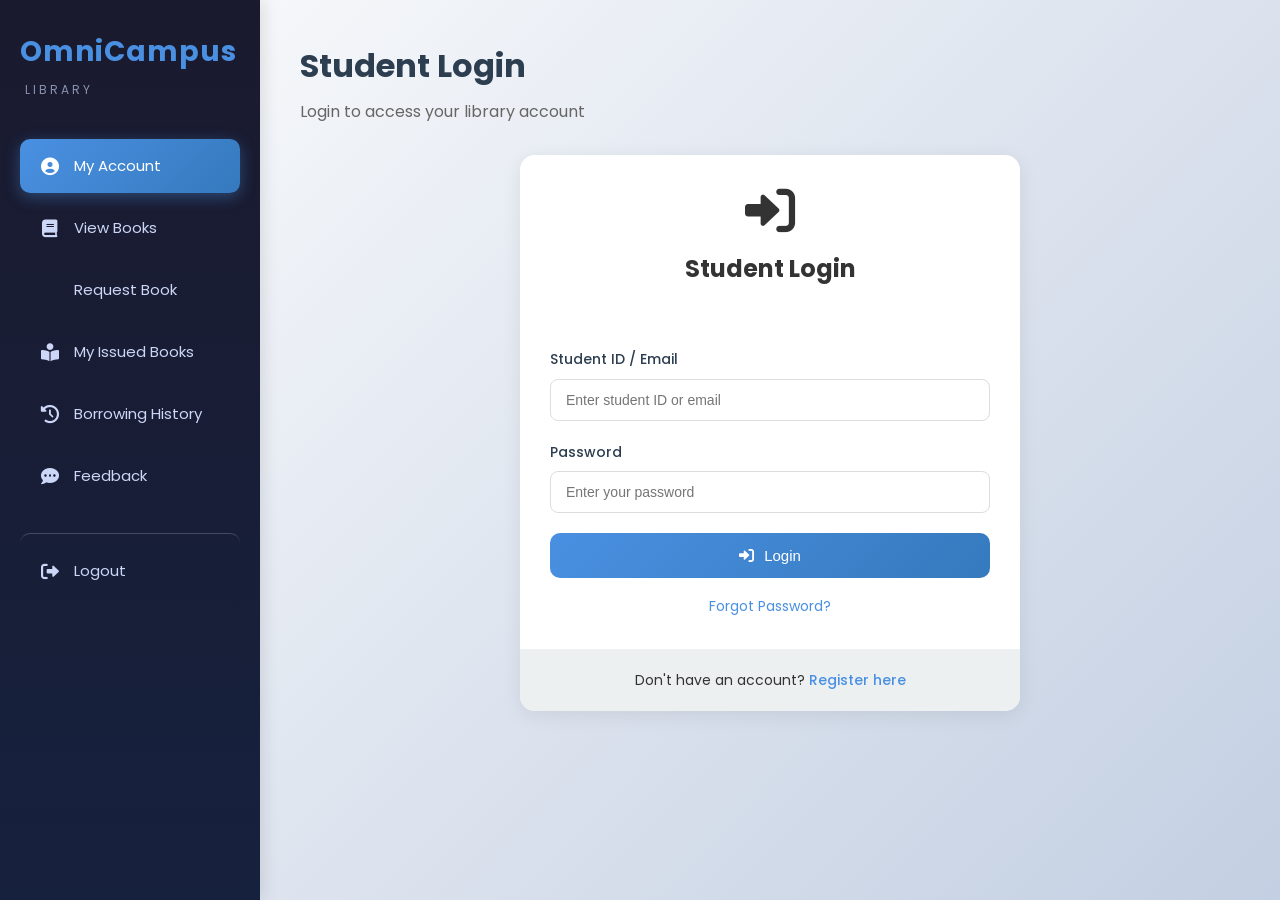
<file: index.html>
<!DOCTYPE html>
<html lang="en">
<head>
    <meta charset="UTF-8">
    <meta name="viewport" content="width=device-width, initial-scale=1.0">
    <title>OmniCampus Library Management System</title>
    <link rel="stylesheet" href="style.css">
    <link href="https://fonts.googleapis.com/css2?family=Poppins:wght@300;400;500;600;700&display=swap" rel="stylesheet">
    <link rel="stylesheet" href="https://cdnjs.cloudflare.com/ajax/libs/font-awesome/6.0.0/css/all.min.css">
</head>
<body>
    <div class="container">
<nav class="sidebar">
            <h2>OmniCampus</h2>
            <p>LIBRARY</p>
            <ul id="navMenu">
                <li onclick="showSection('My Account')" class="active"><i class="fas fa-user-circle"></i> My Account</li>
                <li onclick="showSection('View Books')"><i class="fas fa-book"></i> View Books</li>
                <li onclick="showSection('Book Request')"><i class="fas fa-request-book"></i> Request Book</li>
                <li onclick="showSection('My Issued Books')"><i class="fas fa-book-reader"></i> My Issued Books</li>
                <li onclick="showSection('Borrowing History')"><i class="fas fa-history"></i> Borrowing History</li>
                <li onclick="showSection('Feedback & Support')"><i class="fas fa-comment-dots"></i> Feedback</li>
                <li onclick="logout()"><i class="fas fa-sign-out-alt"></i> Logout</li>
            </ul>
        </nav>
        
        <main class="main-content">
            <!-- My Account Section -->
            <section id="My Account" class="content-section">
                <div class="section-header">
                    <h1>My Account</h1>
                    <p>Welcome to OmniCampus Library</p>
                </div>
                
                <div class="welcome-banner" id="welcomeBanner">
                    <div class="welcome-content">
                        <h2><i class="fas fa-graduation-cap"></i> Welcome to OmniCampus Library</h2>
                        <p>Access thousands of books, journals, and digital resources</p>
                    </div>
                </div>
                
                <div class="logged-in-welcome" id="loggedInWelcome" style="display: none;">
                    <div class="welcome-card">
                        <div class="welcome-icon">
                            <i class="fas fa-user-circle"></i>
                        </div>
                        <div class="welcome-info">
                            <h2 id="welcomeName">Welcome, Student!</h2>
                            <p id="welcomeStudentId">Student ID: -</p>
                            <p class="welcome-email" id="welcomeEmail">email@example.com</p>
                        </div>
                    </div>
                    
                    <div class="account-stats">
                        <div class="stat-card">
                            <i class="fas fa-book"></i>
                            <div class="stat-info">
                                <h3 id="booksBorrowed">0</h3>
                                <p>Books Borrowed</p>
                            </div>
                        </div>
                        <div class="stat-card">
                            <i class="fas fa-clock"></i>
                            <div class="stat-info">
                                <h3 id="booksReturned">0</h3>
                                <p>Returned</p>
                            </div>
                        </div>
                        <div class="stat-card">
                            <i class="fas fa-exclamation-triangle"></i>
                            <div class="stat-info">
                                <h3 id="booksOverdue">0</h3>
                                <p>Overdue</p>
                            </div>
                        </div>
                        <div class="stat-card">
                            <i class="fas fa-dollar-sign"></i>
                            <div class="stat-info">
                                <h3 id="totalFines">KSh 0</h3>
                                <p>Total Fines</p>
                            </div>
                        </div>
                    </div>
                    
                    <div class="quick-actions">
                        <h3><i class="fas fa-bolt"></i> Quick Actions</h3>
                        <div class="action-buttons">
                            <button class="action-btn" onclick="showSection('View Books')">
                                <i class="fas fa-search"></i> Browse Books
                            </button>
                            <button class="action-btn" onclick="showSection('Book Request')">
                                <i class="fas fa-request-book"></i> Request Book
                            </button>
                            <button class="action-btn" onclick="showSection('My Issued Books')">
                                <i class="fas fa-list"></i> My Issued Books
                            </button>
                        </div>
                    </div>
                </div>
                
                <div class="account-grid">
                    <div class="card">
                        <div class="card-header">
                            <h2><i class="fas fa-book-open"></i> Library Hours</h2>
                        </div>
                        <div class="card-body">
                            <div class="hours-list">
                                <div class="hours-item">
                                    <span class="day">Monday - Friday</span>
                                    <span class="time">8:00 AM - 8:00 PM</span>
                                </div>
                                <div class="hours-item">
                                    <span class="day">Saturday</span>
                                    <span class="time">9:00 AM - 5:00 PM</span>
                                </div>
                                <div class="hours-item">
                                    <span class="day">Sunday</span>
                                    <span class="time">Closed</span>
                                </div>
                            </div>
                        </div>
                    </div>
                    
                    <div class="card">
                        <div class="card-header">
                            <h2><i class="fas fa-info-circle"></i> News & Updates</h2>
                        </div>
                        <div class="card-body">
                            <div class="news-list">
                                <div class="news-item">
                                    <h4>New Books Added</h4>
                                    <p>Check out our latest collection of programming books!</p>
                                    <span class="news-date">Jan 15, 2024</span>
                                </div>
                                <div class="news-item">
                                    <h4>Extended Hours</h4>
                                    <p>Library will be open until 10 PM during exam period.</p>
                                    <span class="news-date">Jan 10, 2024</span>
                                </div>
                            </div>
                        </div>
                    </div>
                </div>
            </section>
            
            <!-- Student Registration Section -->
            <section id="Student Registration" class="content-section">
                <div class="section-header">
                    <h1>Student Registration</h1>
                    <p>Create a new account to access the library</p>
                </div>
                
                <div class="registration-container">
                    <div class="registration-card">
                        <div class="registration-header">
                            <i class="fas fa-user-plus"></i>
                            <h2>Register New Account</h2>
                        </div>
<form id="studentRegistrationForm" class="registration-form" onsubmit="return handleStudentRegistration(event)">
                            <div class="form-row">
                                <div class="form-group">
                                    <label for="regFirstName">First Name</label>
                                    <input type="text" id="regFirstName" placeholder="Enter first name" required>
                                </div>
                                <div class="form-group">
                                    <label for="regLastName">Last Name</label>
                                    <input type="text" id="regLastName" placeholder="Enter last name" required>
                                </div>
                            </div>
                            <div class="form-group">
                                <label for="regEmail">Email Address</label>
                                <input type="email" id="regEmail" placeholder="Enter email address" required>
                            </div>
                            <div class="form-group">
                                <label for="regStudentId">Student ID</label>
                                <input type="text" id="regStudentId" placeholder="Enter student ID" required>
                            </div>
                            <div class="form-group">
                                <label for="regPhone">Phone Number</label>
                                <input type="tel" id="regPhone" placeholder="Enter phone number" required>
                            </div>
                            <div class="form-group">
                                <label for="regPassword">Password</label>
                                <input type="password" id="regPassword" placeholder="Create a password" required>
                            </div>
                            <div class="form-group">
                                <label for="regConfirmPassword">Confirm Password</label>
                                <input type="password" id="regConfirmPassword" placeholder="Confirm your password" required>
                            </div>
                            <button type="submit" class="btn-primary btn-block">
                                <i class="fas fa-user-plus"></i> Register
                            </button>
                        </form>
                        <div id="registrationStatus" class="registration-status"></div>
                        <div class="registration-footer">
                            <p>Already have an account? <a href="#" onclick="showSection('Student Login')">Login here</a></p>
                        </div>
                    </div>
                </div>
            </section>
            
            <!-- Student Login Section -->
            <section id="Student Login" class="content-section">
                <div class="section-header">
                    <h1>Student Login</h1>
                    <p>Login to access your library account</p>
                </div>
                
                <div class="student-login-container">
                    <div class="login-card">
                        <div class="login-header">
                            <i class="fas fa-sign-in-alt"></i>
                            <h2>Student Login</h2>
                        </div>
                        <form id="studentLoginForm" class="login-form" onsubmit="handleStudentLogin(event)">
                            <div class="form-group">
                                <label for="studentId">Student ID / Email</label>
                                <input type="text" id="studentId" placeholder="Enter student ID or email" required>
                            </div>
                            <div class="form-group">
                                <label for="studentPassword">Password</label>
                                <input type="password" id="studentPassword" placeholder="Enter your password" required>
                            </div>
                            <button type="submit" class="btn-primary btn-block">
                                <i class="fas fa-sign-in-alt"></i> Login
                            </button>
                            <div class="login-links">
                                <a href="#" onclick="showSection('Password Recovery')">Forgot Password?</a>
                            </div>
                        </form>
                        <div id="studentLoginStatus" class="login-status"></div>
                        <div class="registration-footer">
                            <p>Don't have an account? <a href="#" onclick="showSection('Student Registration')">Register here</a></p>
                        </div>
                    </div>
                </div>
            </section>
            
            <!-- View Books Section -->
            <section id="View Books" class="content-section">
                <div class="section-header">
                    <h1>View Available Books</h1>
                    <p>Browse and search books in the library</p>
                </div>
                
                <div class="view-books-container">
                    <div class="toolbar">
                        <div class="search-box">
                            <input type="text" id="bookSearchInput" placeholder="Search by title, author, ISBN..." onkeyup="searchBooks()">
                            <i class="fas fa-search"></i>
                        </div>
                        <div class="filter-group">
                            <select id="categoryFilter" onchange="filterBooksByCategory()">
                                <option value="">All Categories</option>
                            </select>
                        </div>
                    </div>
                    
                    <div class="books-grid" id="booksGrid">
                        <!-- Books will be loaded here -->
                    </div>
                    
                    <div class="no-books-message" id="noBooksMessage" style="display: none;">
                        <i class="fas fa-book-open"></i>
                        <h3>No books found</h3>
                        <p>Try adjusting your search or filter criteria</p>
                    </div>
                </div>
            </section>
            
            <!-- Book Request Section -->
            <section id="Book Request" class="content-section">
                <div class="section-header">
                    <h1>My Book Requests</h1>
                    <p>View your book request history</p>
                </div>
                
                <div class="my-requests-section">
                    <div class="requests-table-container">
                        <table class="data-table" id="myRequestsTable">
                            <thead>
                                <tr>
                                    <th>Request ID</th>
                                    <th>Book Title</th>
                                    <th>Author</th>
                                    <th>Date</th>
                                    <th>Status</th>
                                </tr>
                            </thead>
                            <tbody id="myRequestsTableBody">
                                <!-- Requests will be loaded here -->
                            </tbody>
                        </table>
                    </div>
                </div>
            </section>
            
            <!-- My Issued Books Section -->
            <section id="My Issued Books" class="content-section">
                <div class="section-header">
                    <h1>My Issued Books</h1>
                    <p>View your currently issued books, due dates, and fines</p>
                </div>
                
                <div class="my-issued-container">
                    <div class="issued-books-summary">
                        <div class="summary-card">
                            <i class="fas fa-book-reader"></i>
                            <div class="summary-info">
                                <h3 id="currentlyIssued">0</h3>
                                <p>Currently Issued</p>
                            </div>
                        </div>
                        <div class="summary-card">
                            <i class="fas fa-clock"></i>
                            <div class="summary-info">
                                <h3 id="dueSoon">0</h3>
                                <p>Due Soon</p>
                            </div>
                        </div>
                        <div class="summary-card overdue">
                            <i class="fas fa-exclamation-triangle"></i>
                            <div class="summary-info">
                                <h3 id="overdueBooks">0</h3>
                                <p>Overdue</p>
                            </div>
                        </div>
                        <div class="summary-card fine">
                            <i class="fas fa-dollar-sign"></i>
                            <div class="summary-info">
                                <h3 id="currentFines">KSh 0</h3>
                                <p>Current Fines</p>
                            </div>
                        </div>
                    </div>
                    
                    <div class="issued-books-table-container">
                        <h3>Currently Issued Books</h3>
                        <table class="data-table" id="myIssuedBooksTable">
                            <thead>
                                <tr>
                                    <th>Book</th>
                                    <th>Issue Date</th>
                                    <th>Due Date</th>
                                    <th>Days Left</th>
                                    <th>Fine</th>
                                    <th>Status</th>
                                </tr>
                            </thead>
                            <tbody id="myIssuedBooksTableBody">
                                <!-- Issued books will be loaded here -->
                            </tbody>
                        </table>
                        
                        <div class="no-issued-message" id="noIssuedMessage" style="display: none;">
                            <i class="fas fa-book"></i>
                            <h3>No books currently issued</h3>
                            <p>Visit the library to borrow books</p>
                        </div>
                    </div>
                </div>
            </section>
            
            <!-- Borrowing History Section -->
            <section id="Borrowing History" class="content-section">
                <div class="section-header">
                    <h1>Borrowing History</h1>
                    <p>View all your past and current loans</p>
                </div>
                
                <div class="borrowing-history-container">
                    <div class="borrowing-table">
                        <table>
                            <thead>
                                <tr>
                                    <th>Book Title</th>
                                    <th>Author</th>
                                    <th>Date Issued</th>
                                    <th>Return Date</th>
                                    <th>Status</th>
                                </tr>
                            </thead>
                            <tbody id="borrowingHistoryTableBody">
                                <!-- Borrowing history will be loaded here -->
                            </tbody>
                        </table>
                    </div>
                    
                    <div class="borrowing-summary">
                        <div class="summary-card">
                            <h3><i class="fas fa-book"></i> Total Borrowed</h3>
                            <p class="summary-number" id="totalBorrowed">0</p>
                        </div>
                        <div class="summary-card">
                            <h3><i class="fas fa-check-circle"></i> Returned</h3>
                            <p class="summary-number" id="totalReturned">0</p>
                        </div>
                        <div class="summary-card">
                            <h3><i class="fas fa-clock"></i> Pending</h3>
                            <p class="summary-number" id="totalPending">0</p>
                        </div>
                        <div class="summary-card">
                            <h3><i class="fas fa-exclamation-triangle"></i> Overdue</h3>
                            <p class="summary-number" id="totalOverdue">0</p>
                        </div>
                    </div>
                </div>
            </section>
            
            <!-- Profile Management Section -->
            <section id="Profile Management" class="content-section">
                <div class="section-header">
                    <h1>Profile Management</h1>
                    <p>View and update your profile information</p>
                </div>
                
                <div class="profile-container">
                    <div class="profile-card">
                        <div class="profile-header">
                            <div class="profile-avatar">
                                <i class="fas fa-user-circle"></i>
                            </div>
                            <h2 id="profileName">Student Name</h2>
                            <p id="profileStudentId">Student ID</p>
                        </div>
                        <div class="profile-body">
                            <form id="profileForm" onsubmit="updateProfile(event)">
                                <div class="form-row">
                                    <div class="form-group">
                                        <label for="profileFirstName">First Name</label>
                                        <input type="text" id="profileFirstName" required>
                                    </div>
                                    <div class="form-group">
                                        <label for="profileLastName">Last Name</label>
                                        <input type="text" id="profileLastName" required>
                                    </div>
                                </div>
                                <div class="form-group">
                                    <label for="profileEmail">Email</label>
                                    <input type="email" id="profileEmail" required>
                                </div>
                                <div class="form-group">
                                    <label for="profilePhone">Phone</label>
                                    <input type="tel" id="profilePhone" required>
                                </div>
                                <button type="submit" class="btn-primary">
                                    <i class="fas fa-save"></i> Update Profile
                                </button>
                            </form>
                            <div id="profileStatus" class="form-status"></div>
                        </div>
                    </div>
                    
                    <div class="password-change-card">
                        <div class="card-header">
                            <h2><i class="fas fa-key"></i> Change Password</h2>
                        </div>
                        <div class="card-body">
                            <form id="passwordChangeForm" onsubmit="changePassword(event)">
                                <div class="form-group">
                                    <label for="currentPassword">Current Password</label>
                                    <input type="password" id="currentPassword" required>
                                </div>
                                <div class="form-group">
                                    <label for="newPassword">New Password</label>
                                    <input type="password" id="newPassword" required>
                                </div>
                                <div class="form-group">
                                    <label for="confirmNewPassword">Confirm New Password</label>
                                    <input type="password" id="confirmNewPassword" required>
                                </div>
                                <button type="submit" class="btn-primary">
                                    <i class="fas fa-key"></i> Change Password
                                </button>
                            </form>
                            <div id="passwordChangeStatus" class="form-status"></div>
                        </div>
                    </div>
                </div>
            </section>
            
            <!-- Password Recovery Section -->
            <section id="Password Recovery" class="content-section">
                <div class="section-header">
                    <h1>Change Password</h1>
                    <p>Reset your password or change to a new one</p>
                </div>
                
                <div class="password-recovery-container">
                    <div class="recovery-card">
                        <div class="recovery-header">
                            <i class="fas fa-key"></i>
                            <h2>Reset Your Password</h2>
                        </div>
                        <form id="passwordRecoveryForm" onsubmit="recoverPassword(event)">
                            <div class="form-group">
                                <label for="recoveryStudentId">Student ID / Email</label>
                                <input type="text" id="recoveryStudentId" placeholder="Enter your student ID or email" required>
                            </div>
                            <div class="form-group">
                                <label for="recoveryNewPassword">New Password</label>
                                <input type="password" id="recoveryNewPassword" placeholder="Enter new password" required>
                            </div>
                            <div class="form-group">
                                <label for="recoveryConfirmPassword">Confirm New Password</label>
                                <input type="password" id="recoveryConfirmPassword" placeholder="Confirm new password" required>
                            </div>
                            <button type="submit" class="btn-primary btn-block">
                                <i class="fas fa-key"></i> Reset Password
                            </button>
                        </form>
                        <div id="recoveryStatus" class="recovery-status"></div>
                        <div class="recovery-footer">
                            <p>Remember your password? <a href="#" onclick="showSection('Student Login')">Login here</a></p>
                        </div>
                    </div>
                </div>
            </section>
            
            <!-- Feedback & Support Section -->
            <section id="Feedback & Support" class="content-section">
                <div class="section-header">
                    <h1>Feedback & Support</h1>
                    <p>Send us your feedback, suggestions, or report any issues</p>
                </div>
                
                <div class="feedback-container">
                    <div class="card">
                        <div class="card-header">
                            <h2><i class="fas fa-comment-dots"></i> Submit Feedback</h2>
                        </div>
                        <div class="card-body">
                            <form id="feedbackForm" onsubmit="submitFeedback(event)">
                                <div class="form-group">
                                    <label for="feedbackCategory">Category</label>
                                    <select id="feedbackCategory" required>
                                        <option value="">Select a category</option>
                                        <option value="Suggestion">Suggestion</option>
                                        <option value="Complaint">Complaint</option>
                                        <option value="General">General Inquiry</option>
                                    </select>
                                </div>
                                <div class="form-group">
                                    <label for="feedbackMessage">Your Message</label>
                                    <textarea id="feedbackMessage" placeholder="Write your feedback here..." rows="5" required></textarea>
                                </div>
                                <button type="submit" class="btn-primary">
                                    <i class="fas fa-paper-plane"></i> Submit Feedback
                                </button>
                            </form>
                            <div id="feedbackStatus" class="form-status"></div>
                        </div>
                    </div>
                    
                    <div class="card">
                        <div class="card-header">
                            <h2><i class="fas fa-address-book"></i> Contact Librarian</h2>
                        </div>
                        <div class="card-body">
                            <div class="contact-info-item">
                                <i class="fas fa-user"></i>
                                <div>
                                    <h4>Ms. Sarah Johnson</h4>
                                    <p>Head Librarian</p>
                                </div>
                            </div>
                            <div class="contact-info-item">
                                <i class="fas fa-envelope"></i>
                                <div>
                                    <h4>library@omnicampus.edu</h4>
                                    <p>Email</p>
                                </div>
                            </div>
                            <div class="contact-info-item">
                                <i class="fas fa-phone"></i>
                                <div>
                                    <h4>+254 700 123456</h4>
                                    <p>Phone</p>
                                </div>
                            </div>
                            <div class="contact-info-item">
                                <i class="fas fa-clock"></i>
                                <div>
                                    <h4>Mon - Fri: 8:00 AM - 5:00 PM</h4>
                                    <p>Office Hours</p>
                                </div>
                            </div>
                        </div>
                    </div>
                </div>
            </section>
        </main>
    </div>
    
<script src="script (1).js"></script>
</body>
</html>
</file>
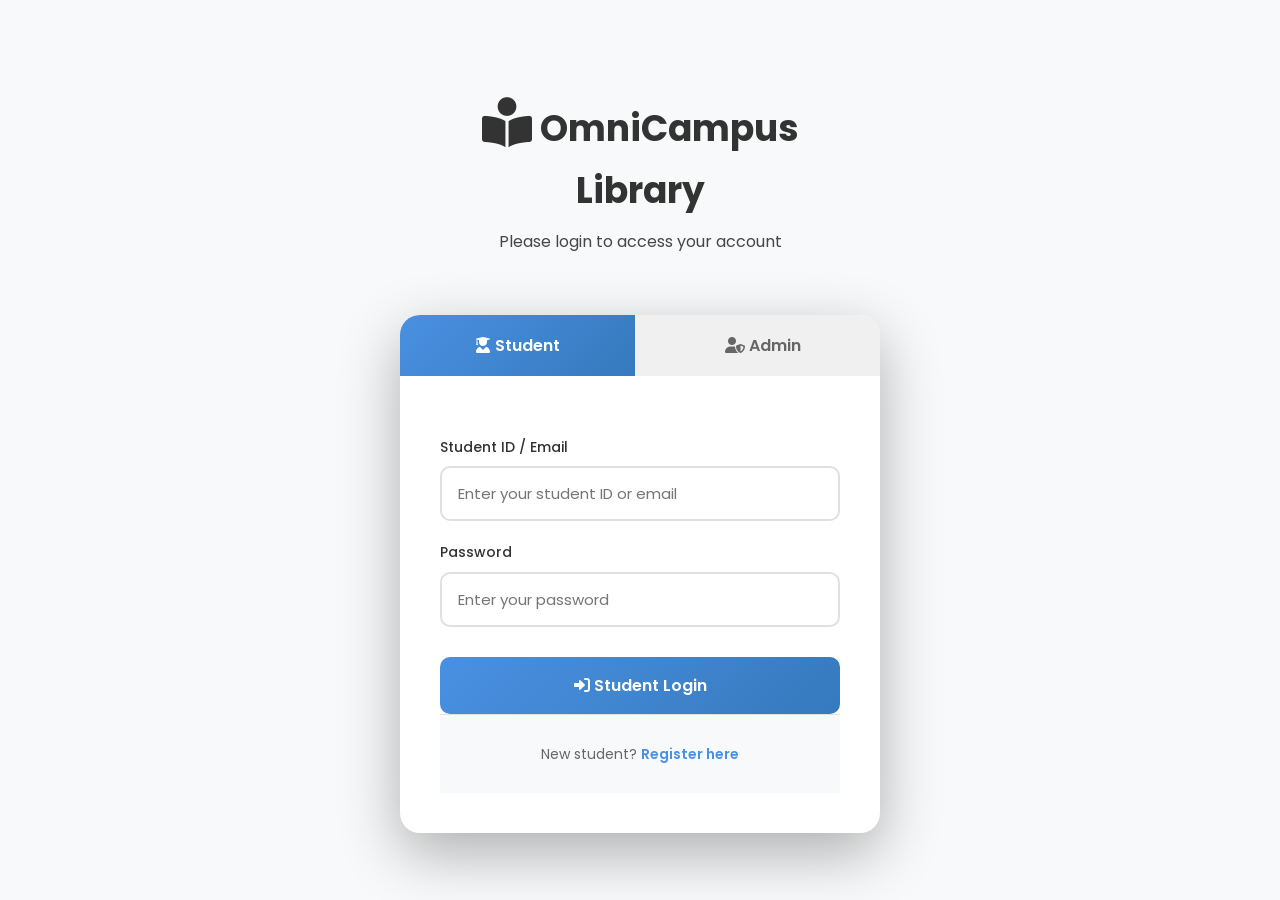
<file: login.html>
<!DOCTYPE html>
<html lang="en">
<head>
    <meta charset="UTF-8">
    <meta name="viewport" content="width=device-width, initial-scale=1.0">
    <title>OmniCampus Library - Login</title>
    <link rel="stylesheet" href="style.css">
    <link href="https://fonts.googleapis.com/css2?family=Poppins:wght@300;400;500;600;700&display=swap" rel="stylesheet">
    <link rel="stylesheet" href="https://cdnjs.cloudflare.com/ajax/libs/font-awesome/6.0.0/css/all.min.css">
    <style>
        * {
            margin: 0;
            padding: 0;
            box-sizing: border-box;
        }

        body {
            font-family: 'Poppins', sans-serif;
            background: linear-gradient(white);
            min-height: 100vh;
            display: flex;
            align-items: center;
            justify-content: center;
            padding: 20px;
        }

        .login-wrapper {
            width: 100%;
            max-width: 480px;
        }

        .login-header {
            text-align: center;
            margin-bottom: 30px;
            color: #333;
            background: #f8f9fa;
            padding: 30px;
            border-radius: 15px;
        }

        .login-header h1 {
            font-size: 36px;
            margin-bottom: 10px;
        }

        .login-header p {
            font-size: 16px;
            opacity: 0.9;
        }

        .login-container {
            background: white;
            border-radius: 20px;
            box-shadow: 0 20px 60px rgba(0, 0, 0, 0.3);
            overflow: hidden;
        }

        .login-tabs {
            display: flex;
            background: #f0f0f0;
        }

        .login-tab {
            flex: 1;
            padding: 18px;
            border: none;
            background: transparent;
            font-size: 16px;
            font-weight: 600;
            color: #666;
            cursor: pointer;
            transition: all 0.3s ease;
            font-family: 'Poppins', sans-serif;
        }

        .login-tab.active {
            background: linear-gradient(135deg, #4a90e2, #357abd);
            color: white;
        }

        .login-tab:hover:not(.active) {
            background: #e0e0e0;
        }

        .tab-content {
            display: none;
            padding: 40px;
            animation: fadeIn 0.3s ease;
        }

        .tab-content.active {
            display: block;
        }

        @keyframes fadeIn {
            from { opacity: 0; transform: translateY(10px); }
            to { opacity: 1; transform: translateY(0); }
        }

        .form-group {
            margin-bottom: 20px;
        }

        .form-group label {
            display: block;
            font-size: 14px;
            font-weight: 500;
            margin-bottom: 8px;
            color: #333;
        }

        .form-group input, .form-group select {
            width: 100%;
            padding: 14px 16px;
            border: 2px solid #e0e0e0;
            border-radius: 10px;
            font-size: 15px;
            transition: all 0.3s ease;
            font-family: 'Poppins', sans-serif;
        }

        .form-group input:focus, .form-group select:focus {
            outline: none;
            border-color: #4a90e2;
            box-shadow: 0 0 0 4px rgba(102, 126, 234, 0.1);
        }

        .btn-login {
            width: 100%;
            padding: 16px;
            background: linear-gradient(135deg, #4a90e2, #357abd);
            color: white;
            border: none;
            border-radius: 10px;
            font-size: 16px;
            font-weight: 600;
            cursor: pointer;
            transition: all 0.3s ease;
            font-family: 'Poppins', sans-serif;
            margin-top: 10px;
        }

        .btn-login:hover {
            transform: translateY(-2px);
            box-shadow: 0 5px 20px rgba(74, 144, 226, 0.4);
        }

        .login-status {
            padding: 15px;
            margin-top: 15px;
            border-radius: 10px;
            text-align: center;
            display: none;
        }

        .login-status.show {
            display: block;
        }

        .login-status.success {
            background: #d4edda;
            color: #155724;
        }

        .login-status.error {
            background: #f8d7da;
            color: #721c24;
        }

        .login-footer {
            text-align: center;
            padding: 20px;
            background: #f8f9fa;
            border-top: 1px solid #e0e0e0;
        }

        .login-footer p {
            font-size: 14px;
            color: #666;
            margin: 8px 0;
        }

        .login-footer a {
            color: #4a90e2;
            text-decoration: none;
            font-weight: 600;
        }

        .login-footer a:hover {
            text-decoration: underline;
        }

        @media (max-width: 480px) {
            .tab-content {
                padding: 25px;
            }

            .login-header h1 {
                font-size: 28px;
            }
        }
    </style>
</head>
<body>
    <div class="login-wrapper">
        <div class="login-header">
            <h1><i class="fas fa-book-reader"></i> OmniCampus Library</h1>
            <p>Please login to access your account</p>
        </div>
        
        <div class="login-container">
            <div class="login-tabs">
                <button class="login-tab active" onclick="switchTab('student')">
                    <i class="fas fa-user-graduate"></i> Student
                </button>
                <button class="login-tab" onclick="switchTab('admin')">
                    <i class="fas fa-user-shield"></i> Admin
                </button>
            </div>
            
            <!-- Student Login Tab -->
            <div id="student-tab" class="tab-content active">
                <form id="studentLoginForm" onsubmit="handleStudentLogin(event)">
                    <div class="form-group">
                        <label for="studentUserId">Student ID / Email</label>
                        <input type="text" id="studentUserId" placeholder="Enter your student ID or email" required>
                    </div>
                    <div class="form-group">
                        <label for="studentPassword">Password</label>
                        <input type="password" id="studentPassword" placeholder="Enter your password">
                    </div>
                    <button type="submit" class="btn-login">
                        <i class="fas fa-sign-in-alt"></i> Student Login
                    </button>
                </form>
                <div id="studentLoginStatus" class="login-status"></div>
                <div class="login-footer">
                    <p>New student? <a href="register.html">Register here</a></p>
                </div>
            </div>
            
            <!-- Admin Login Tab -->
            <div id="admin-tab" class="tab-content">
                <form id="adminLoginForm" onsubmit="handleAdminLogin(event)">
                    <div class="form-group">
                        <label for="adminUserId">Admin Username / Email</label>
                        <input type="text" id="adminUserId" placeholder="Enter admin username or email" required>
                    </div>
                    <div class="form-group">
                        <label for="adminPassword">Password</label>
                        <input type="password" id="adminPassword" placeholder="Enter your password">
                    </div>
                    <button type="submit" class="btn-login">
                        <i class="fas fa-sign-in-alt"></i> Admin Login
                    </button>
                </form>
                <div id="adminLoginStatus" class="login-status"></div>
            </div>
        </div>
    </div>

    <script>
        // ── Shared hash function — matches register.html exactly ──────────────────
        async function hashPassword(password) {
            const msgBuffer = new TextEncoder().encode(password);
            const hashBuffer = await crypto.subtle.digest('SHA-256', msgBuffer);
            const hashArray = Array.from(new Uint8Array(hashBuffer));
            return hashArray.map(b => b.toString(16).padStart(2, '0')).join('');
        }

        // ── Tab switching ─────────────────────────────────────────────────────────
        function switchTab(tab) {
            const tabs = document.querySelectorAll('.login-tab');
            tabs.forEach(t => t.classList.remove('active'));

            if (tab === 'student') {
                tabs[0].classList.add('active');
                document.getElementById('student-tab').classList.add('active');
                document.getElementById('admin-tab').classList.remove('active');
            } else {
                tabs[1].classList.add('active');
                document.getElementById('admin-tab').classList.add('active');
                document.getElementById('student-tab').classList.remove('active');
            }
        }

        // ── Seed default admin on first load ──────────────────────────────────────
        // Default password: Admin@123  (change this after first login)
        async function initializeAdminData() {
            const existing = JSON.parse(localStorage.getItem('library_admins') || '[]');
            if (existing.length > 0) return;

            const admins = [{
                id: 1,
                username: 'admin',
                email: 'admin@omnicampus.edu',
                passwordHash: await hashPassword('Admin@123'),
                role: 'admin',
                name: 'System Administrator'
            }];
            localStorage.setItem('library_admins', JSON.stringify(admins));
        }

        // ── Student Login ─────────────────────────────────────────────────────────
        async function handleStudentLogin(event) {
            event.preventDefault();

            const statusDiv = document.getElementById('studentLoginStatus');
            const userId    = document.getElementById('studentUserId').value.trim();
            const password  = document.getElementById('studentPassword').value;

            // Validate inputs
            if (!userId || !password) {
                statusDiv.innerHTML = '<i class="fas fa-exclamation-circle"></i> Please enter your ID/email and password.';
                statusDiv.className = 'login-status show error';
                return;
            }

            const students = JSON.parse(localStorage.getItem('library_students') || '[]');
            const student  = students.find(s => s.studentId === userId || s.email === userId);

            if (!student) {
                statusDiv.innerHTML = '<i class="fas fa-exclamation-circle"></i> No account found with that ID or email.';
                statusDiv.className = 'login-status show error';
                return;
            }

            // Hash what the user typed and compare against stored hash
            const inputHash = await hashPassword(password);
            if (inputHash !== student.passwordHash) {
                statusDiv.innerHTML = '<i class="fas fa-exclamation-circle"></i> Incorrect password. Please try again.';
                statusDiv.className = 'login-status show error';
                return;
            }

            // Store session without the password hash
            const session = {
                id: student.id, studentId: student.studentId,
                firstName: student.firstName, lastName: student.lastName,
                email: student.email, role: 'student'
            };
            localStorage.setItem('current_student', JSON.stringify(session));

            statusDiv.innerHTML = '<i class="fas fa-check-circle"></i> Login successful! Redirecting…';
            statusDiv.className = 'login-status show success';
            setTimeout(() => { window.location.href = 'index.html'; }, 1000);
        }

        // ── Admin Login ───────────────────────────────────────────────────────────
        async function handleAdminLogin(event) {
            event.preventDefault();

            const statusDiv = document.getElementById('adminLoginStatus');
            const userId    = document.getElementById('adminUserId').value.trim();
            const password  = document.getElementById('adminPassword').value;

            if (!userId || !password) {
                statusDiv.innerHTML = '<i class="fas fa-exclamation-circle"></i> Please enter your username/email and password.';
                statusDiv.className = 'login-status show error';
                return;
            }

            const admins = JSON.parse(localStorage.getItem('library_admins') || '[]');
            const admin  = admins.find(a => a.username === userId || a.email === userId);

            if (!admin) {
                statusDiv.innerHTML = '<i class="fas fa-exclamation-circle"></i> No admin account found with that username or email.';
                statusDiv.className = 'login-status show error';
                return;
            }

            const inputHash = await hashPassword(password);
            if (inputHash !== admin.passwordHash) {
                statusDiv.innerHTML = '<i class="fas fa-exclamation-circle"></i> Incorrect password. Please try again.';
                statusDiv.className = 'login-status show error';
                return;
            }

            // Store session without the password hash
            const session = {
                id: admin.id, username: admin.username,
                email: admin.email, name: admin.name, role: 'admin'
            };
            localStorage.setItem('current_admin', JSON.stringify(session));

            statusDiv.innerHTML = '<i class="fas fa-check-circle"></i> Login successful! Redirecting…';
            statusDiv.className = 'login-status show success';
            setTimeout(() => { window.location.href = 'ADMIN/index.html'; }, 1000);
        }

        document.addEventListener('DOMContentLoaded', initializeAdminData);
    </script>
</body>
</html>
</file>
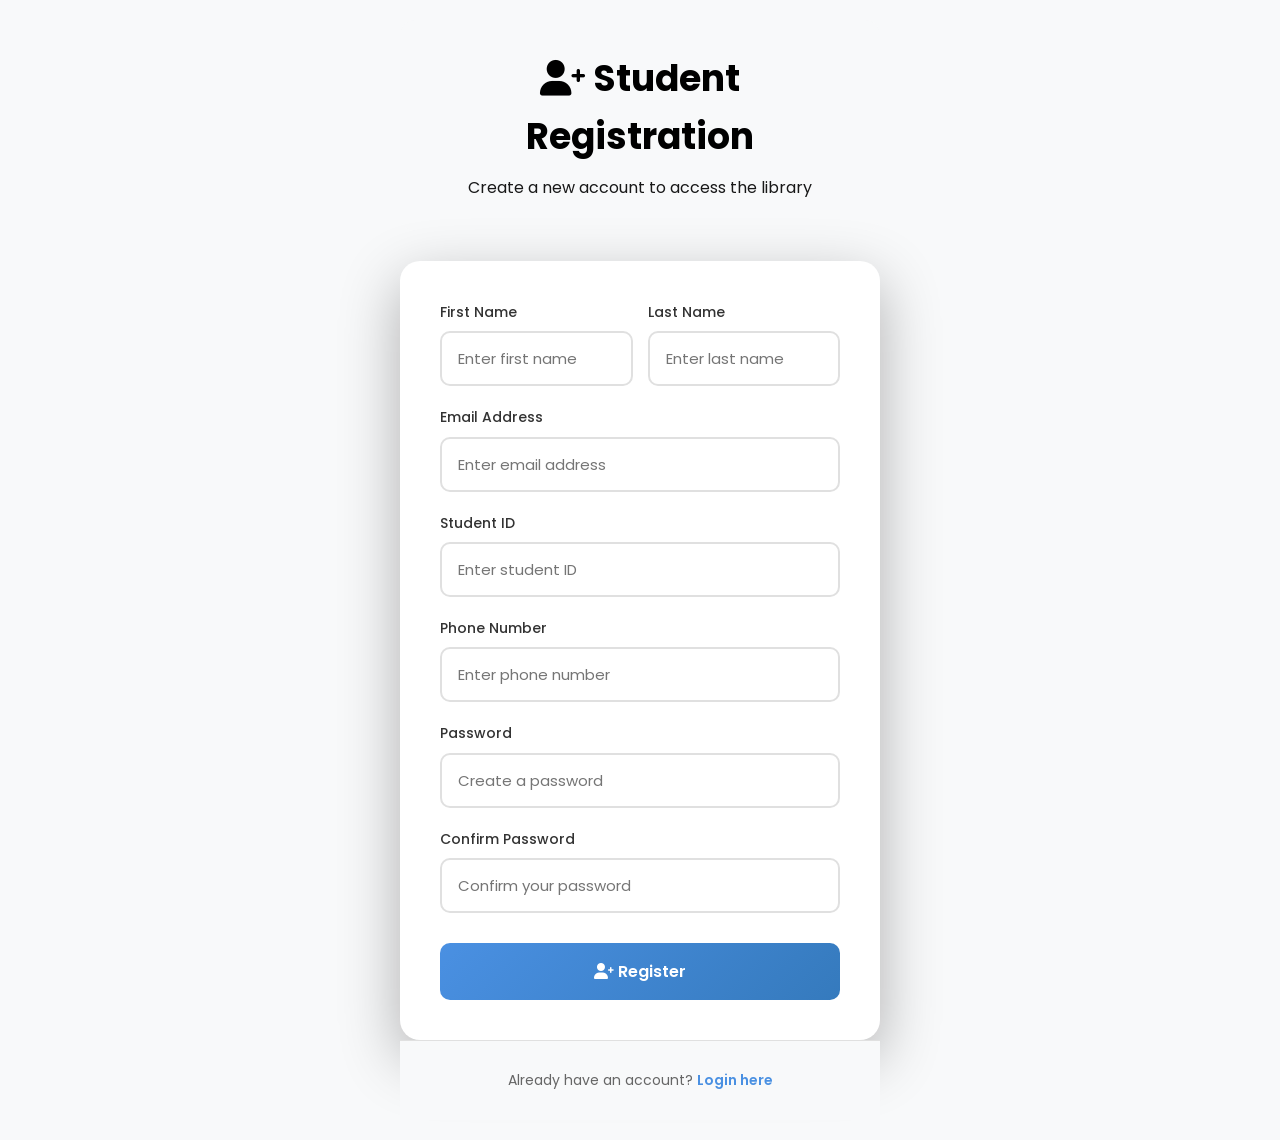
<file: register.html>
<!DOCTYPE html>
<html lang="en">
<head>
    <meta charset="UTF-8">
    <meta name="viewport" content="width=device-width, initial-scale=1.0">
    <title>OmniCampus Library - Register</title>
    <link rel="stylesheet" href="style.css">
    <link href="https://fonts.googleapis.com/css2?family=Poppins:wght@300;400;500;600;700&display=swap" rel="stylesheet">
    <link rel="stylesheet" href="https://cdnjs.cloudflare.com/ajax/libs/font-awesome/6.0.0/css/all.min.css">
    <style>
        * { margin: 0; padding: 0; box-sizing: border-box; }
        body { font-family: 'Poppins', sans-serif; background: #f8f9fa; min-height: 100vh; display: flex; align-items: center; justify-content: center; padding: 20px; }
        .register-wrapper { width: 100%; max-width: 480px; }
        .register-header { text-align: center; margin-bottom: 30px; color: black; background: #f8f9fa; padding: 30px; border-radius: 15px; }
        .register-header h1 { font-size: 36px; margin-bottom: 10px; }
        .register-header p { font-size: 16px; opacity: 0.9; }
        .register-container { background: white; border-radius: 20px; box-shadow: 0 20px 60px rgba(0, 0, 0, 0.3); overflow: hidden; padding: 40px; }
        .form-row { display: grid; grid-template-columns: 1fr 1fr; gap: 15px; }
        .form-group { margin-bottom: 20px; }
        .form-group label { display: block; font-size: 14px; font-weight: 500; margin-bottom: 8px; color: #333; }
        .form-group input { width: 100%; padding: 14px 16px; border: 2px solid #e0e0e0; border-radius: 10px; font-size: 15px; transition: all 0.3s ease; font-family: 'Poppins', sans-serif; }
        .form-group input:focus { outline: none; border-color: #4a90e2; box-shadow: 0 0 0 4px rgba(102, 126, 234, 0.1); }
        .btn-register { width: 100%; padding: 16px; background: linear-gradient(135deg, #4a90e2, #357abd); color: white; border: none; border-radius: 10px; font-size: 16px; font-weight: 600; cursor: pointer; transition: all 0.3s ease; font-family: 'Poppins', sans-serif; margin-top: 10px; }
        .btn-register:hover { transform: translateY(-2px); box-shadow: 0 5px 20px rgba(74, 144, 226, 0.4); }
        .register-status { padding: 15px; margin-top: 15px; border-radius: 10px; text-align: center; display: none; }
        .register-status.show { display: block; }
        .register-status.success { background: #d4edda; color: #155724; }
        .register-status.error { background: #f8d7da; color: #721c24; }
        .register-footer { text-align: center; padding: 20px; background: #f8f9fa; border-top: 1px solid #e0e0e0; }
        .register-footer p { font-size: 14px; color: #666; margin: 8px 0; }
        .register-footer a { color: #4a90e2; text-decoration: none; font-weight: 600; }
        .register-footer a:hover { text-decoration: underline; }
        @media (max-width: 480px) { .form-row { grid-template-columns: 1fr; } .register-container { padding: 25px; } .register-header h1 { font-size: 28px; } }
    </style>
</head>
<body>
    <div class="register-wrapper">
        <div class="register-header">
            <h1><i class="fas fa-user-plus"></i> Student Registration</h1>
            <p>Create a new account to access the library</p>
        </div>
        
        <div class="register-container">
            <form id="registrationForm" onsubmit="handleRegistration(event)">
                <div class="form-row">
                    <div class="form-group">
                        <label for="firstName">First Name</label>
                        <input type="text" id="firstName" placeholder="Enter first name" required>
                    </div>
                    <div class="form-group">
                        <label for="lastName">Last Name</label>
                        <input type="text" id="lastName" placeholder="Enter last name" required>
                    </div>
                </div>
                <div class="form-group">
                    <label for="email">Email Address</label>
                    <input type="email" id="email" placeholder="Enter email address" required>
                </div>
                <div class="form-group">
                    <label for="studentId">Student ID</label>
                    <input type="text" id="studentId" placeholder="Enter student ID" required>
                </div>
                <div class="form-group">
                    <label for="phone">Phone Number</label>
                    <input type="tel" id="phone" placeholder="Enter phone number" required>
                </div>
                <div class="form-group">
                    <label for="password">Password</label>
                    <input type="password" id="password" placeholder="Create a password" required>
                </div>
                <div class="form-group">
                    <label for="confirmPassword">Confirm Password</label>
                    <input type="password" id="confirmPassword" placeholder="Confirm your password" required>
                </div>
                <button type="submit" class="btn-register">
                    <i class="fas fa-user-plus"></i> Register
                </button>
            </form>
            <div id="registrationStatus" class="register-status"></div>
        </div>
        
        <div class="register-footer">
            <p>Already have an account? <a href="login.html">Login here</a></p>
        </div>
    </div>

    <script>
        // Shared hash function — must match login.html exactly
        async function hashPassword(password) {
            const msgBuffer = new TextEncoder().encode(password);
            const hashBuffer = await crypto.subtle.digest('SHA-256', msgBuffer);
            const hashArray = Array.from(new Uint8Array(hashBuffer));
            return hashArray.map(b => b.toString(16).padStart(2, '0')).join('');
        }

        async function handleRegistration(event) {
            event.preventDefault();
            
            const statusDiv = document.getElementById('registrationStatus');
            const firstName = document.getElementById('firstName').value.trim();
            const lastName = document.getElementById('lastName').value.trim();
            const email = document.getElementById('email').value.trim();
            const studentId = document.getElementById('studentId').value.trim();
            const phone = document.getElementById('phone').value.trim();
            const password = document.getElementById('password').value;
            const confirmPassword = document.getElementById('confirmPassword').value;
            
            if (password !== confirmPassword) {
                statusDiv.innerHTML = '<p class="error"><i class="fas fa-exclamation-circle"></i> Passwords do not match</p>';
                statusDiv.className = 'register-status show error';
                return;
            }
            
            if (password.length < 6) {
                statusDiv.innerHTML = '<p class="error"><i class="fas fa-exclamation-circle"></i> Password must be at least 6 characters</p>';
                statusDiv.className = 'register-status show error';
                return;
            }
            
            const students = JSON.parse(localStorage.getItem('library_students')) || [];
            const existingStudent = students.find(s => s.studentId === studentId || s.email === email);
            
            if (existingStudent) {
                statusDiv.innerHTML = '<p class="error"><i class="fas fa-exclamation-circle"></i> An account with this Student ID or Email already exists</p>';
                statusDiv.className = 'register-status show error';
                return;
            }
            
            const passwordHash = await hashPassword(password);
            
            const newStudent = {
                id: Date.now(),
                studentId: studentId,
                firstName: firstName,
                lastName: lastName,
                email: email,
                phone: phone,
                passwordHash: passwordHash,
                registrationDate: new Date().toISOString()
            };
            
            students.push(newStudent);
            localStorage.setItem('library_students', JSON.stringify(students));
            localStorage.setItem('current_student', JSON.stringify(newStudent));
            
            statusDiv.innerHTML = '<p class="success"><i class="fas fa-check-circle"></i> Registration successful! Redirecting to your account...</p>';
            statusDiv.className = 'register-status show success';
            
            setTimeout(() => {
                window.location.href = 'index.html';
            }, 1500);
        }
    </script>
</body>
</html>
</file>
<file: style.css>
/* ============================================
   OmniCampus Library Management System - Styles
   ============================================ */

/* CSS Variables - Matching Admin Portal */
:root {
    --primary-color: #4a90e2;
    --secondary-color: #000000;
    --success-color: #27ae60;
    --danger-color: #e74c3c;
    --dark-color: #2c3e50;
    --light-color: #ecf0f1;
    --text-color: #333;
    --sidebar-width: 260px;
    --card-shadow: 0 4px 20px rgba(0, 0, 0, 0.08);
    --shadow: 0 4px 20px rgba(0, 0, 0, 0.08);
    --border-color: #ddd;
    --info-color: #17a2b8;
    --warning-color: #ffc107;
    --primary-dark: #357abd;
}

/* Reset & Base Styles */
* {
    margin: 0;
    padding: 0;
    box-sizing: border-box;
}

body {
    background-color: #f8f9fa;
    color: var(--text-color);
    min-height: 100vh;
    font-family: 'Poppins', sans-serif;
    line-height: 1.6;
}

/* Container Layout */
.container {
    display: flex;
    min-height: 100vh;
}

/* Sidebar Styles */
.sidebar {
    width: var(--sidebar-width);
    background: linear-gradient(180deg, #1a1a2e 0%, #16213e 100%);
    color: white;
    padding: 30px 20px;
    position: fixed;
    height: 100vh;
    overflow-y: auto;
    box-shadow: 4px 0 15px rgba(0, 0, 0, 0.1);
}

.sidebar h2 {
    font-size: 28px;
    margin-bottom: 5px;
    color: var(--primary-color);
    letter-spacing: 1px;
    text-align: left;
}

.sidebar p {
    font-size: 12px;
    letter-spacing: 3px;
    color: #8892b0;
    margin-bottom: 40px;
    padding-left: 5px;
    text-align: left;
}

.sidebar ul {
    list-style: none;
}

.sidebar ul li {
    padding: 15px 18px;
    margin-bottom: 8px;
    border-radius: 10px;
    cursor: pointer;
    transition: all 0.3s ease;
    font-size: 15px;
    display: flex;
    align-items: center;
    gap: 12px;
    color: #ccd6f6;
}

.sidebar ul li:hover {
    background: rgba(74, 144, 226, 0.15);
    color: var(--primary-color);
    transform: translateX(5px);
}

.sidebar ul li.active {
    background: linear-gradient(135deg, var(--primary-color), #357abd);
    color: white;
    box-shadow: 0 4px 15px rgba(74, 144, 226, 0.4);
}

.sidebar ul li i {
    font-size: 18px;
    width: 24px;
    text-align: center;
}

/* Logout Button in Sidebar - Matching Admin Portal Style */
.sidebar ul li:last-child {
    margin-top: 30px;
    border-top: 1px solid rgba(255, 255, 255, 0.2);
    padding-top: 25px;
}

.sidebar ul li:last-child:hover {
    background: rgba(74, 144, 226, 0.15);
    color: var(--primary-color);
}

.logout-section {
    margin-top: 30px;
    padding-top: 20px;
    border-top: 1px solid rgba(255, 255, 255, 0.2);
}

.btn-logout {
    width: 100%;
    padding: 12px;
    background: rgba(255, 255, 255, 0.15);
    border: none;
    color: white;
    border-radius: 8px;
    cursor: pointer;
    font-size: 14px;
    display: flex;
    align-items: center;
    justify-content: center;
    gap: 8px;
    transition: all 0.3s ease;
}

.btn-logout:hover {
    background: rgba(255, 255, 255, 0.25);
    transition: all 0.3s ease;
}

/* Main Content Styles - Matching Admin Portal */
.main-content {
    margin-left: var(--sidebar-width);
    flex: 1;
    padding: 40px;
    background: linear-gradient(135deg, #f5f7fa 0%, #c3cfe2 100%);
    min-height: 100vh;
}

/* Section Styles */
.content-section {
    display: none;
    animation: fadeIn 0.3s ease;
}

.content-section.active {
    display: block;
}

@keyframes fadeIn {
    from {
        opacity: 0;
        transform: translateY(20px);
    }
    to {
        opacity: 1;
        transform: translateY(0);
    }
}

.section-header {
    margin-bottom: 30px;
}

.section-header h1 {
    font-size: 32px;
    color: var(--dark-color);
    margin-bottom: 8px;
}

.section-header p {
    color: #666;
    font-size: 16px;
}

/* Welcome Banner */
.welcome-banner {
    background: linear-gradient(#667eea );
    border-radius: 15px;
    padding: 40px;
    color: white;
    margin-bottom: 30px;
}

.welcome-content h2 {
    font-size: 32px;
    margin-bottom: 10px;
}

.welcome-content p {
    font-size: 16px;
    margin-bottom: 25px;
    opacity: 0.9;
}

.welcome-buttons {
    display: flex;
    gap: 15px;
}

.welcome-buttons .btn-primary {
    background: white;
    color: #667eea;
}

.welcome-buttons .btn-secondary {
    background: transparent;
    border: 2px solid white;
    color: white;
}

/* Logged In Welcome */
.logged-in-welcome {
    margin-bottom: 30px;
}

.welcome-card {
    background: linear-gradient(#667eea );
    border-radius: 15px;
    padding: 30px;
    color: white;
    display: flex;
    align-items: center;
    gap: 20px;
    margin-bottom: 20px;
}

.welcome-icon i {
    font-size: 60px;
}

.welcome-info h2 {
    font-size: 24px;
    margin-bottom: 5px;
}

.welcome-info p {
    opacity: 0.9;
    margin-bottom: 3px;
}

/* Account Stats */
.account-stats {
    display: grid;
    grid-template-columns: repeat(auto-fit, minmax(200px, 1fr));
    gap: 15px;
    margin-bottom: 20px;
}

.stat-card {
    background: white;
    border-radius: 12px;
    padding: 20px;
    display: flex;
    align-items: center;
    gap: 15px;
    box-shadow: var(--shadow);
}

.stat-card i {
    font-size: 30px;
    color: var(--primary-color);
}

.stat-info h3 {
    font-size: 24px;
    font-weight: 600;
    color: var(--dark-color);
}

.stat-info p {
    font-size: 12px;
    color: var(--secondary-color);
}

/* Quick Actions */
.quick-actions {
    background: white;
    border-radius: 12px;
    padding: 20px;
    box-shadow: var(--shadow);
}

.quick-actions h3 {
    font-size: 18px;
    margin-bottom: 15px;
    color: var(--dark-color);
}

.action-buttons {
    display: flex;
    flex-wrap: wrap;
    gap: 10px;
}

.action-btn {
    padding: 10px 20px;
    background: var(--light-color);
    border: 1px solid var(--border-color);
    border-radius: 8px;
    cursor: pointer;
    display: flex;
    align-items: center;
    gap: 8px;
    font-size: 13px;
    transition: all 0.3s ease;
}

.action-btn:hover {
    background: var(--primary-color);
    color: white;
    border-color: var(--primary-color);
    transition: all 0.3s ease;
}

/* Card Styles - Matching Admin Portal */
.account-grid {
    display: grid;
    grid-template-columns: repeat(2, 1fr);
    gap: 25px;
}

.card {
    background: white;
    border-radius: 16px;
    box-shadow: var(--card-shadow);
    overflow: hidden;
    transition: transform 0.3s ease, box-shadow 0.3s ease;
}

.card:hover {
    transform: translateY(-5px);
    box-shadow: 0 8px 30px rgba(0, 0, 0, 0.12);
}

.card-header {
    background: linear-gradient(#667eea );
    color: white;
    padding: 20px 25px;
    display: flex;
    justify-content: space-between;
    align-items: center;
}

.card-header h2 {
    font-size: 18px;
    display: flex;
    align-items: center;
    gap: 10px;
}

.badge {
    background: rgba(255, 255, 255, 0.2);
    padding: 5px 12px;
    border-radius: 20px;
    font-size: 11px;
    text-transform: uppercase;
    letter-spacing: 1px;
}

.card-body {
    padding: 25px;
}

/* Library Hours */
.hours-list {
    display: flex;
    flex-direction: column;
    gap: 10px;
}

.hours-item {
    display: flex;
    justify-content: space-between;
    padding: 10px;
    background: var(--light-color);
    border-radius: 8px;
}

.hours-item .day {
    font-weight: 500;
}

.hours-item .time {
    color: var(--secondary-color);
}

/* News List */
.news-list {
    display: flex;
    flex-direction: column;
    gap: 15px;
}

.news-item {
    padding: 15px;
    background: var(--light-color);
    border-radius: 8px;
}

.news-item h4 {
    font-size: 14px;
    margin-bottom: 5px;
    color: var(--dark-color);
}

.news-item p {
    font-size: 13px;
    color: var(--secondary-color);
    margin-bottom: 8px;
}

.news-date {
    font-size: 11px;
    color: var(--info-color);
}

/* Forms */
.registration-container,
.student-login-container,
.password-recovery-container {
    max-width: 500px;
    margin: 0 auto;
}

.registration-card,
.login-card,
.recovery-card {
    background: white;
    border-radius: 15px;
    box-shadow: var(--shadow);
    overflow: hidden;
}

.registration-header,
.login-header,
.recovery-header {
    background: linear-gradient(#f8f9fa );
    color: #333;
    padding: 30px;
    text-align: center;
}

.registration-header i,
.login-header i,
.recovery-header i {
    font-size: 50px;
    margin-bottom: 15px;
}

.registration-header h2,
.login-header h2,
.recovery-header h2 {
    font-size: 24px;
}

.registration-form,
.login-form,
.recovery-form {
    padding: 30px;
}

.form-group {
    margin-bottom: 20px;
}

.form-group label {
    display: block;
    font-size: 14px;
    font-weight: 500;
    margin-bottom: 8px;
    color: var(--dark-color);
}

.form-group input,
.form-group select,
.form-group textarea {
    width: 100%;
    padding: 12px 15px;
    border: 1px solid var(--border-color);
    border-radius: 8px;
    font-size: 14px;
    transition: all 0.3s ease;
}

.form-group input:focus,
.form-group select:focus,
.form-group textarea:focus {
    outline: none;
    border-color: var(--primary-color);
    box-shadow: 0 0 0 4px rgba(74, 144, 226, 0.15);
}

.form-row {
    display: grid;
    grid-template-columns: 1fr 1fr;
    gap: 15px;
}

/* Captcha */
.captcha-container {
    display: flex;
    flex-direction: column;
    gap: 10px;
}

.captcha-display {
    background: var(--light-color);
    padding: 15px;
    border-radius: 8px;
    display: flex;
    justify-content: center;
    align-items: center;
    gap: 15px;
    font-weight: bold;
    letter-spacing: 5px;
}

.captcha-refresh {
    background: none;
    border: none;
    cursor: pointer;
    font-size: 18px;
    color: var(--primary-color);
}

/* Buttons */
.btn-primary {
    width: 100%;
    padding: 14px;
    background: linear-gradient(135deg, var(--primary-color), #357abd);
    color: white;
    border: none;
    border-radius: 10px;
    font-size: 15px;
    cursor: pointer;
    transition: all 0.3s ease;
    display: flex;
    align-items: center;
    justify-content: center;
    gap: 10px;
    font-weight: 500;
}

.btn-primary:hover {
    transform: scale(1.02);
    box-shadow: 0 5px 20px rgba(74, 144, 226, 0.4);
}

.btn-secondary {
    width: 100%;
    padding: 12px;
    background: white;
    color: var(--primary-color);
    border: 2px solid var(--primary-color);
    border-radius: 10px;
    font-size: 14px;
    cursor: pointer;
    transition: all 0.3s ease;
    display: flex;
    align-items: center;
    justify-content: center;
    gap: 8px;
}

.btn-secondary:hover {
    background: var(--primary-color);
    color: white;
}

.btn-block {
    width: 100%;
    justify-content: center;
}

/* Status Messages */
.registration-status,
.login-status,
.recovery-status,
.form-status {
    padding: 15px;
    margin-top: 15px;
    border-radius: 8px;
    text-align: center;
    display: none;
}

.registration-status.show,
.login-status.show,
.recovery-status.show,
.form-status.show {
    display: block;
}

.registration-status.success,
.login-status.success,
.recovery-status.success,
.form-status.success {
    background: #d4edda;
    color: #155724;
}

.registration-status.error,
.login-status.error,
.recovery-status.error,
.form-status.error {
    background: #f8d7da;
    color: #721c24;
}

.registration-footer,
.login-footer {
    text-align: center;
    padding: 20px;
    background: var(--light-color);
    font-size: 14px;
}

.registration-footer a,
.login-footer a {
    color: var(--primary-color);
    text-decoration: none;
    font-weight: 500;
}

.login-links {
    text-align: center;
    margin-top: 15px;
}

.login-links a {
    color: var(--primary-color);
    text-decoration: none;
    font-size: 14px;
}

/* View Books */
.view-books-container {
    background: white;
    border-radius: 12px;
    padding: 25px;
    box-shadow: var(--shadow);
}

.toolbar {
    display: flex;
    gap: 15px;
    margin-bottom: 25px;
    flex-wrap: wrap;
}

.search-box {
    flex: 1;
    min-width: 250px;
    position: relative;
}

.search-box input {
    width: 100%;
    padding: 12px 15px;
    padding-right: 40px;
    border: 1px solid var(--border-color);
    border-radius: 8px;
    font-size: 14px;
}

.search-box i {
    position: absolute;
    right: 15px;
    top: 50%;
    transform: translateY(-50%);
    color: var(--secondary-color);
}

.filter-group select {
    padding: 12px 15px;
    border: 1px solid var(--border-color);
    border-radius: 8px;
    font-size: 14px;
    min-width: 180px;
}

/* Books Grid */
.books-grid {
    display: grid;
    grid-template-columns: repeat(auto-fill, minmax(250px, 1fr));
    gap: 20px;
}

.book-card {
    background: white;
    border: 1px solid var(--border-color);
    border-radius: 12px;
    overflow: hidden;
    transition: all 0.3s ease;
}

.book-card:hover {
    transform: translateY(-5px);
    box-shadow: var(--shadow);
}

.book-card .book-cover {
    background: linear-gradient(#667eea);
    height: 120px;
    display: flex;
    align-items: center;
    justify-content: center;
}

.book-card .book-cover i {
    font-size: 50px;
    color: white;
}

.book-card .book-info {
    padding: 20px;
}

.book-card h3 {
    font-size: 16px;
    margin-bottom: 8px;
    color: var(--dark-color);
}

.book-card .author {
    font-size: 13px;
    color: var(--secondary-color);
    margin-bottom: 5px;
}

.book-card .category {
    font-size: 12px;
    color: var(--primary-color);
    margin-bottom: 5px;
}

.book-card .isbn {
    font-size: 11px;
    color: var(--secondary-color);
    margin-bottom: 10px;
}

.book-availability {
    margin-bottom: 10px;
}

.availability {
    display: inline-flex;
    align-items: center;
    gap: 5px;
    padding: 5px 10px;
    border-radius: 20px;
    font-size: 12px;
    font-weight: 500;
}

.availability.available {
    background: #d4edda;
    color: #155724;
}

.availability.unavailable {
    background: #f8d7da;
    color: #721c24;
}

.btn-request {
    width: 100%;
    padding: 10px;
    background: var(--primary-color);
    color: white;
    border: none;
    border-radius: 6px;
    cursor: pointer;
    font-size: 13px;
    display: flex;
    align-items: center;
    justify-content: center;
    gap: 8px;
    transition: all 0.3s ease;
}

.btn-request:hover {
    background: var(--primary-dark);
    transition: all 0.3s ease;
}

.no-books-message {
    text-align: center;
    padding: 60px 20px;
    color: var(--secondary-color);
}

.no-books-message i {
    font-size: 60px;
    margin-bottom: 20px;
    display: block;
}

/* Book Request */
.book-request-container {
    display: grid;
    grid-template-columns: 1fr 1fr;
    gap: 25px;
}

@media (max-width: 900px) {
    .book-request-container {
        grid-template-columns: 1fr;
    }
}

.request-form-card,
.my-requests-section {
    background: white;
    border-radius: 12px;
    padding: 25px;
    box-shadow: var(--shadow);
}

.request-form-card .card-header,
.my-requests-section h3 {
    margin-bottom: 20px;
    color: var(--dark-color);
}

.my-requests-section h3 {
    font-size: 18px;
    padding-bottom: 15px;
    border-bottom: 1px solid var(--border-color);
}

/* Data Tables */
.data-table {
    width: 100%;
    border-collapse: collapse;
}

.data-table th,
.data-table td {
    padding: 12px 15px;
    text-align: left;
    border-bottom: 1px solid var(--border-color);
}

.data-table th {
    background: var(--light-color);
    font-weight: 600;
    font-size: 13px;
    color: var(--dark-color);
}

.data-table td {
    font-size: 13px;
}

.data-table tbody tr:hover {
    background: #f8f9fa;
}

/* Status Badges */
.status-badge {
    display: inline-block;
    padding: 4px 10px;
    border-radius: 20px;
    font-size: 11px;
    font-weight: 500;
}

.status-badge.active {
    background: #d4edda;
    color: #155724;
}

.status-badge.pending {
    background: #fff3cd;
    color: #856404;
}

.status-badge.returned {
    background: #cce5ff;
    color: #004085;
}

.status-badge.overdue {
    background: #f8d7da;
    color: #721c24;
}

.status-badge.rejected {
    background: #f8d7da;
    color: #721c24;
}

/* My Issued Books */
.my-issued-container {
    background: white;
    border-radius: 12px;
    padding: 25px;
    box-shadow: var(--shadow);
}

.issued-books-summary {
    display: grid;
    grid-template-columns: repeat(auto-fit, minmax(180px, 1fr));
    gap: 15px;
    margin-bottom: 25px;
}

.issued-books-summary .summary-card {
    background: var(--light-color);
    border-radius: 10px;
    padding: 20px;
    display: flex;
    align-items: center;
    gap: 15px;
}

.issued-books-summary .summary-card i {
    font-size: 30px;
    color: var(--primary-color);
}

.issued-books-summary .summary-card.overdue i {
    color: var(--danger-color);
}

.issued-books-summary .summary-card.fine i {
    color: var(--warning-color);
}

.issued-books-summary .summary-info h3 {
    font-size: 22px;
    font-weight: 600;
}

.issued-books-summary .summary-info p {
    font-size: 12px;
    color: var(--secondary-color);
}

.issued-books-table-container h3 {
    margin-bottom: 15px;
    font-size: 18px;
}

.no-issued-message {
    text-align: center;
    padding: 40px;
    color: var(--secondary-color);
}

.no-issued-message i {
    font-size: 50px;
    margin-bottom: 15px;
    display: block;
}

/* Borrowing History */
.borrowing-history-container {
    background: white;
    border-radius: 12px;
    padding: 25px;
    box-shadow: var(--shadow);
}

.borrowing-table {
    margin-bottom: 25px;
    overflow-x: auto;
}

.borrowing-table table {
    width: 100%;
    border-collapse: collapse;
}

.borrowing-table th,
.borrowing-table td {
    padding: 12px 15px;
    text-align: left;
    border-bottom: 1px solid var(--border-color);
}

.borrowing-table th {
    background: var(--light-color);
    font-weight: 600;
}

.borrowing-summary {
    display: grid;
    grid-template-columns: repeat(auto-fit, minmax(150px, 1fr));
    gap: 15px;
}

.borrowing-summary .summary-card {
    background: var(--light-color);
    border-radius: 10px;
    padding: 20px;
    text-align: center;
}

.borrowing-summary h3 {
    font-size: 14px;
    color: var(--secondary-color);
    margin-bottom: 10px;
    display: flex;
    align-items: center;
    justify-content: center;
    gap: 8px;
}

.borrowing-summary .summary-number {
    font-size: 28px;
    font-weight: 600;
    color: var(--dark-color);
}

/* Profile Management */
.profile-container {
    display: grid;
    grid-template-columns: 1fr 1fr;
    gap: 25px;
}

@media (max-width: 900px) {
    .profile-container {
        grid-template-columns: 1fr;
    }
}

.profile-card,
.password-change-card {
    background: white;
    border-radius: 12px;
    box-shadow: var(--shadow);
    overflow: hidden;
}

.profile-header {
    background: linear-gradient(#667eea);
    color: white;
    padding: 30px;
    text-align: center;
}

.profile-avatar i {
    font-size: 70px;
    margin-bottom: 15px;
}

.profile-header h2 {
    font-size: 22px;
    margin-bottom: 5px;
}

.profile-header p {
    opacity: 0.9;
    font-size: 14px;
}

.profile-body {
    padding: 25px;
}

.password-change-card .card-header {
    background: var(--light-color);
    padding: 20px;
    border-bottom: 1px solid var(--border-color);
}

.password-change-card .card-header h2 {
    font-size: 18px;
    display: flex;
    align-items: center;
    gap: 10px;
}

.password-change-card .card-body {
    padding: 25px;
}

/* Responsive Styles */
@media (max-width: 1200px) {
    .account-grid {
        grid-template-columns: 1fr;
    }
}

@media (max-width: 768px) {
    .sidebar {
        width: 80px;
        padding: 20px 10px;
    }
    
    .sidebar h2,
    .sidebar p {
        display: none;
    }
    
    .sidebar ul li {
        padding: 12px;
        justify-content: center;
    }
    
    .sidebar ul li span {
        display: none;
    }
    
    .main-content {
        margin-left: 80px;
        padding: 20px;
    }
    
    .section-header h1 {
        font-size: 24px;
    }
    
    .form-row {
        grid-template-columns: 1fr;
    }
    
    .account-stats {
        grid-template-columns: 1fr;
    }
    
    .books-grid {
        grid-template-columns: 1fr;
    }
}

/* Unified Login Styles */
.unified-login-container {
    max-width: 500px;
    margin: 0 auto;
}

.login-tabs {
    display: flex;
    gap: 10px;
    margin-bottom: 20px;
}

.tab-btn {
    flex: 1;
    padding: 15px 20px;
    background: #f0f0f0;
    border: none;
    border-radius: 10px 10px 0 0;
    font-size: 16px;
    font-weight: 600;
    color: #666;
    cursor: pointer;
    transition: all 0.3s ease;
    font-family: 'Poppins', sans-serif;
}

.tab-btn.active {
    background: linear-gradient(#667eea );
    color: white;
}

.tab-btn:hover:not(.active) {
    background: #e0e0e0;
}

.login-tab-content {
    display: none;
    animation: fadeIn 0.3s ease;
}

.login-tab-content.active {
    display: block;
}

.unified-login-card {
    background: white;
    border-radius: 0 15px 15px 15px;
    box-shadow: var(--shadow);
    overflow: hidden;
}

.login-header.change-password-header {
    background: linear-gradient(135deg, #27ae60 0%, #2ecc71 100%);
}

@media (max-width: 768px) {
    .login-tabs {
        flex-direction: column;
    }
    
    .tab-btn {
        border-radius: 10px;
    }
    
    .unified-login-card {
        border-radius: 15px;
    }
}

/* Feedback Section */
.feedback-container {
    display: grid;
    grid-template-columns: 1fr 1fr;
    gap: 25px;
}

@media (max-width: 900px) {
    .feedback-container {
        grid-template-columns: 1fr;
    }
}

.feedback-container .card {
    height: fit-content;
}

.feedback-container .card-body {
    padding: 25px;
}

.feedback-container .form-group {
    margin-bottom: 20px;
}

.feedback-container .form-group label {
    display: block;
    font-size: 14px;
    font-weight: 500;
    margin-bottom: 8px;
    color: var(--dark-color);
}

.feedback-container .form-group select,
.feedback-container .form-group textarea {
    width: 100%;
    padding: 12px 15px;
    border: 1px solid var(--border-color);
    border-radius: 8px;
    font-size: 14px;
    transition: all 0.3s ease;
    font-family: 'Poppins', sans-serif;
}

.feedback-container .form-group select:focus,
.feedback-container .form-group textarea:focus {
    outline: none;
    border-color: var(--primary-color);
    box-shadow: 0 0 0 4px rgba(74, 144, 226, 0.15);
}

.feedback-container .form-group textarea {
    resize: vertical;
    min-height: 120px;
}

.feedback-container .btn-primary {
    width: 100%;
    padding: 14px;
    background: linear-gradient(135deg, var(--primary-color), #357abd);
    color: white;
    border: none;
    border-radius: 10px;
    font-size: 15px;
    cursor: pointer;
    transition: all 0.3s ease;
    display: flex;
    align-items: center;
    justify-content: center;
    gap: 10px;
    font-weight: 500;
}

.feedback-container .btn-primary:hover {
    transform: scale(1.02);
    box-shadow: 0 5px 20px rgba(74, 144, 226, 0.4);
}

.feedback-container .form-status {
    padding: 15px;
    margin-top: 15px;
    border-radius: 8px;
    text-align: center;
    display: none;
}

.feedback-container .form-status.show {
    display: block;
}

.feedback-container .form-status.success {
    background: #d4edda;
    color: #155724;
}

.feedback-container .form-status.error {
    background: #f8d7da;
    color: #721c24;
}

/* Contact Info Items */
.contact-info-item {
    display: flex;
    align-items: center;
    gap: 15px;
    padding: 15px;
    background: var(--light-color);
    border-radius: 10px;
    margin-bottom: 15px;
}

.contact-info-item:last-child {
    margin-bottom: 0;
}

.contact-info-item i {
    font-size: 24px;
    color: var(--primary-color);
    width: 40px;
    height: 40px;
    background: white;
    border-radius: 50%;
    display: flex;
    align-items: center;
    justify-content: center;
}

.contact-info-item div h4 {
    font-size: 14px;
    color: var(--dark-color);
    margin-bottom: 2px;
}

.contact-info-item div p {
    font-size: 12px;
    color: var(--secondary-color);
}
</file>
